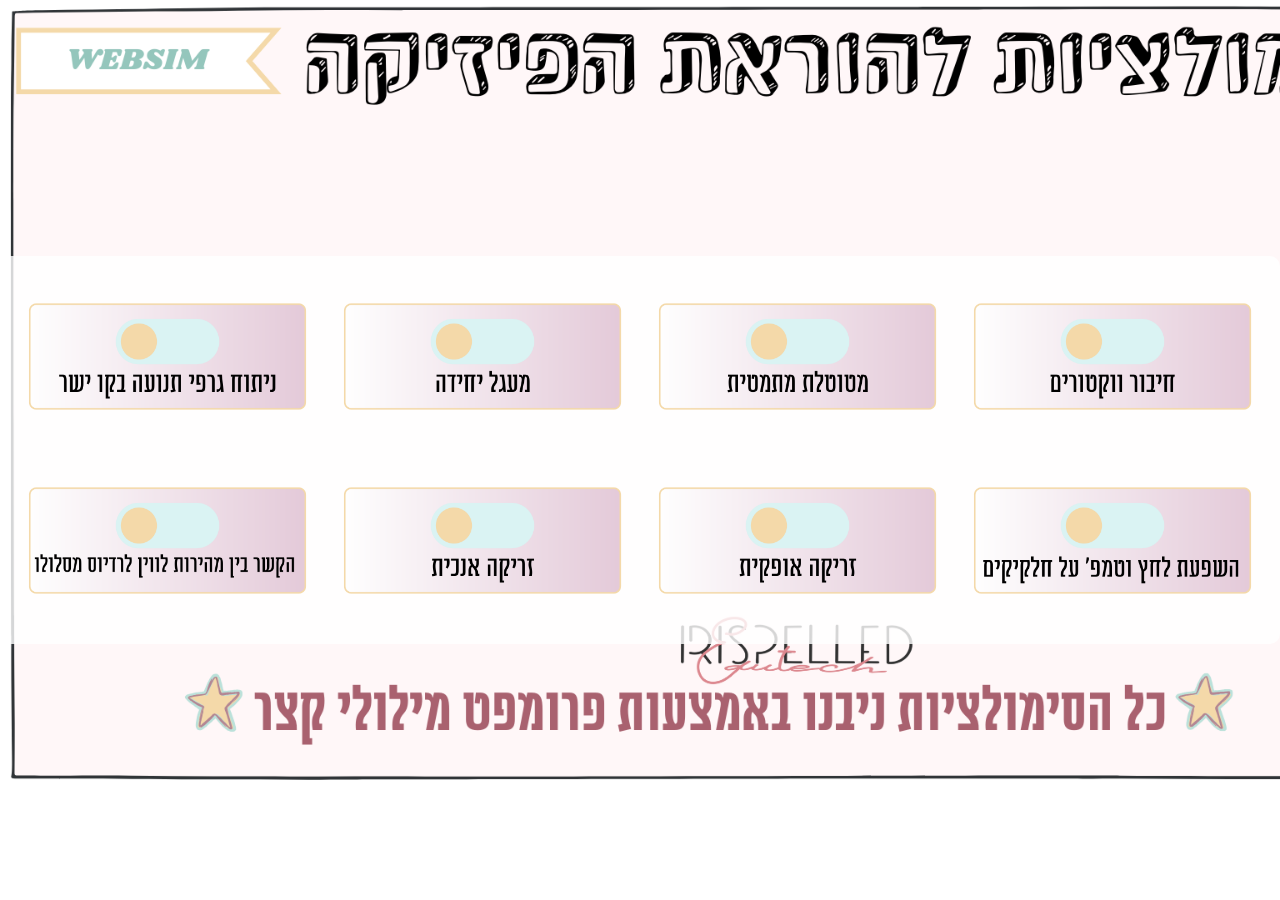
<file: index.html>
<!DOCTYPE html>
<html lang="he" dir="rtl">
<head>
    <meta charset="UTF-8">
    <meta name="viewport" content="width=device-width, initial-scale=1.0">
    <title>סימולציות להוראת הפיזיקה</title>
    <link rel="stylesheet" href="styles.css">
</head>
<body>
    <div class="button-container">
        <button class="sim-button" data-sim="1"><img src="button1.png" alt="סימולציה 1"></button>
        <button class="sim-button" data-sim="2"><img src="button2.png" alt="סימולציה 2"></button>
        <button class="sim-button" data-sim="3"><img src="button3.png" alt="סימולציה 3"></button>
        <button class="sim-button" data-sim="4"><img src="button4.png" alt="סימולציה 4"></button>
        <button class="sim-button" data-sim="5"><img src="button5.png" alt="סימולציה 5"></button>
        <button class="sim-button" data-sim="6"><img src="button6.png" alt="סימולציה 6"></button>
        <button class="sim-button" data-sim="7"><img src="button7.png" alt="סימולציה 7"></button>
        <button class="sim-button" data-sim="8"><img src="button8.png" alt="סימולציה 8"></button>
    </div>
    <script src="script.js"></script>
</body>
</html>
</file>
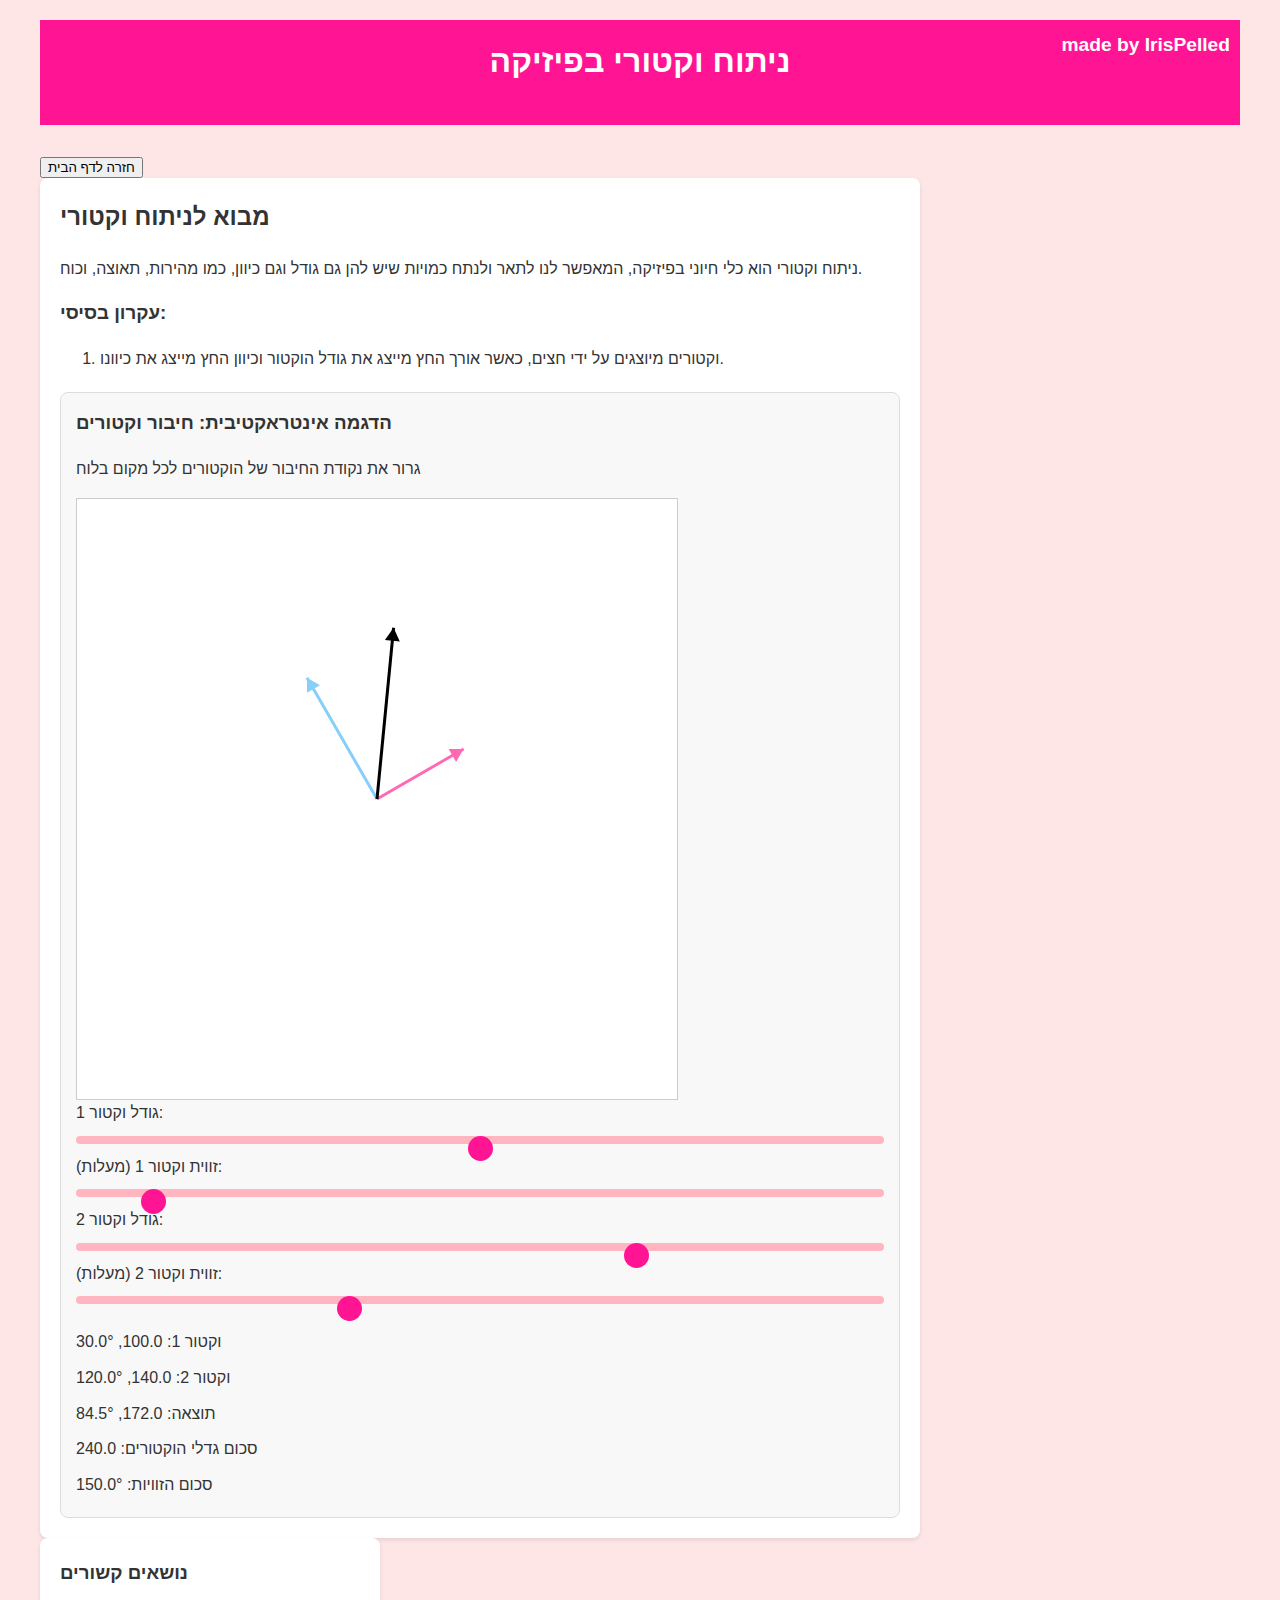
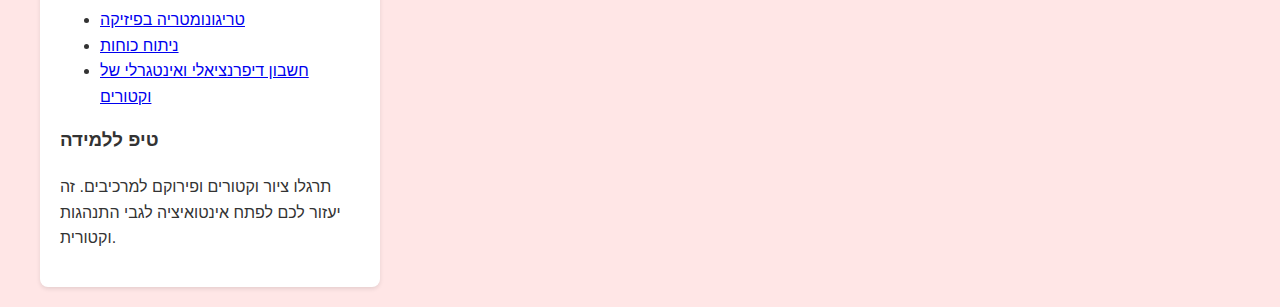
<file: simulation1.html>
<html><head><base href="https://physics-motion-study.edu/vector-analysis"><title>ניתוח וקטורי בפיזיקה - לומדים פיזיקה</title>
    <style>
        body {
            font-family: 'Arial', sans-serif;
            line-height: 1.6;
            color: #333;
            max-width: 1200px;
            margin: 0 auto;
            padding: 20px;
            background-color: #FFE6E6; /* Very light pink background */
        }
        header {
            background-color: #FF1493;
            color: white;
            text-align: center;
            padding: 1em;
            margin-bottom: 2em;
            position: relative;
        }
        .caption {
            position: absolute;
            top: 10px;
            right: 10px;
            font-weight: bold;
            font-size: 1.2em; /* Increased font size */
        }
        h1, h2, h3 {
            margin-top: 0;
        }
        .content {
            display: flex;
            flex-wrap: wrap;
            justify-content: space-between;
        }
        .main {
            flex-basis: 70%;
            background-color: #fff;
            padding: 20px;
            border-radius: 8px;
            box-shadow: 0 2px 4px rgba(0,0,0,0.1);
        }
        .sidebar {
            flex-basis: 25%;
            background-color: #fff;
            padding: 20px;
            border-radius: 8px;
            box-shadow: 0 2px 4px rgba(0,0,0,0.1);
        }
        .vector-demo {
            border: 1px solid #ddd;
            padding: 15px;
            margin-top: 20px;
            border-radius: 8px;
            background-color: #f8f8f8;
        }
        #vectorCanvas {
            border: 1px solid #ccc;
            background-color: #fff;
            cursor: move;
        }
        input[type="range"] {
            width: 100%;
            margin: 10px 0;
            -webkit-appearance: none;
            background: transparent;
        }
        input[type="range"]::-webkit-slider-thumb {
            -webkit-appearance: none;
            appearance: none;
            width: 25px;
            height: 25px;
            background: #FF1493; /* Hot pink color */
            cursor: pointer;
            border-radius: 50%;
        }
        input[type="range"]::-moz-range-thumb {
            width: 25px;
            height: 25px;
            background: #FF1493; /* Hot pink color */
            cursor: pointer;
            border-radius: 50%;
        }
        input[type="range"]::-webkit-slider-runnable-track {
            width: 100%;
            height: 8px;
            cursor: pointer;
            background: #FFB6C1; /* Light pink for the track */
            border-radius: 4px;
        }
        input[type="range"]::-moz-range-track {
            width: 100%;
            height: 8px;
            cursor: pointer;
            background: #FFB6C1; /* Light pink for the track */
            border-radius: 4px;
        }
        .vector-info {
            display: flex;
            flex-direction: column;
            margin-top: 10px;
        }
        .vector-info span {
            margin: 5px 0;
        }
    </style>
</head>
<body>
    <header> 
       
<h1>ניתוח וקטורי בפיזיקה</h1>

        <div class="caption">made by IrisPelled</div>
    </header>
<button class="home-button" onclick="window.location.href='index.html'">חזרה לדף הבית</button>
    <div class="content">
        <main class="main">
            <h2>מבוא לניתוח וקטורי</h2>
            <p>ניתוח וקטורי הוא כלי חיוני בפיזיקה, המאפשר לנו לתאר ולנתח כמויות שיש להן גם גודל וגם כיוון, כמו מהירות, תאוצה, וכוח.</p>
            
            <h3>עקרון בסיסי:</h3>
            <ol>
                <li>וקטורים מיוצגים על ידי חצים, כאשר אורך החץ מייצג את גודל הוקטור וכיוון החץ מייצג את כיוונו.</li>
            </ol>

            <div class="vector-demo">
                <h3>הדגמה אינטראקטיבית: חיבור וקטורים</h3>
                <p>גרור את נקודת החיבור של הוקטורים לכל מקום בלוח</p>
                <canvas id="vectorCanvas" width="600" height="600"></canvas>
                <div>
                    <label for="vector1Magnitude">גודל וקטור 1:</label>
                    <input type="range" id="vector1Magnitude" min="0" max="200" value="100">
                </div>
                <div>
                    <label for="vector1Angle">זווית וקטור 1 (מעלות):</label>
                    <input type="range" id="vector1Angle" min="0" max="360" value="30">
                </div>
                <div>
                    <label for="vector2Magnitude">גודל וקטור 2:</label>
                    <input type="range" id="vector2Magnitude" min="0" max="200" value="140">
                </div>
                <div>
                    <label for="vector2Angle">זווית וקטור 2 (מעלות):</label>
                    <input type="range" id="vector2Angle" min="0" max="360" value="120">
                </div>
                <div class="vector-info">
                    <span id="vector1Info"></span>
                    <span id="vector2Info"></span>
                    <span id="resultInfo"></span>
                    <span id="totalMagnitude"></span>
                    <span id="totalAngle"></span>
                </div>
            </div>
        </main>
        <aside class="sidebar">
            <h3>נושאים קשורים</h3>
            <ul>
                <li><a href="https://physics-motion-study.edu/trigonometry">טריגונומטריה בפיזיקה</a></li>
                <li><a href="https://physics-motion-study.edu/force-analysis">ניתוח כוחות</a></li>
                <li><a href="https://physics-motion-study.edu/vector-calculus">חשבון דיפרנציאלי ואינטגרלי של וקטורים</a></li>
            </ul>
            <h3>טיפ ללמידה</h3>
            <p>תרגלו ציור וקטורים ופירוקם למרכיבים. זה יעזור לכם לפתח אינטואיציה לגבי התנהגות וקטורית.</p>
        </aside>
    </div>

    <script>
        const canvas = document.getElementById('vectorCanvas');
        const ctx = canvas.getContext('2d');
        const scale = 1;
        
        let centerX = canvas.width / 2;
        let centerY = canvas.height / 2;
        let isDragging = false;

        function drawVector(x, y, magnitude, angle, color) {
            const scaledMagnitude = magnitude * scale;
            const endX = x + scaledMagnitude * Math.cos(angle);
            const endY = y - scaledMagnitude * Math.sin(angle);
            
            ctx.beginPath();
            ctx.moveTo(x, y);
            ctx.lineTo(endX, endY);
            ctx.strokeStyle = color;
            ctx.lineWidth = 3;
            ctx.stroke();
            
            const headLen = 15;
            const angle1 = angle - Math.PI / 6;
            const angle2 = angle + Math.PI / 6;
            
            ctx.beginPath();
            ctx.moveTo(endX, endY);
            ctx.lineTo(endX - headLen * Math.cos(angle1), endY + headLen * Math.sin(angle1));
            ctx.lineTo(endX - headLen * Math.cos(angle2), endY + headLen * Math.sin(angle2));
            ctx.closePath();
            ctx.fillStyle = color;
            ctx.fill();
        }
        
        function updateVectors() {
            ctx.clearRect(0, 0, canvas.width, canvas.height);
            
            const mag1 = parseFloat(document.getElementById('vector1Magnitude').value);
            const angle1 = parseFloat(document.getElementById('vector1Angle').value) * Math.PI / 180;
            const mag2 = parseFloat(document.getElementById('vector2Magnitude').value);
            const angle2 = parseFloat(document.getElementById('vector2Angle').value) * Math.PI / 180;
            
            drawVector(centerX, centerY, mag1, angle1, '#FF69B4');  // Pink
            drawVector(centerX, centerY, mag2, angle2, '#87CEFA');  // Light Blue
            
            const resultX = mag1 * Math.cos(angle1) + mag2 * Math.cos(angle2);
            const resultY = mag1 * Math.sin(angle1) + mag2 * Math.sin(angle2);
            const resultMag = Math.sqrt(resultX * resultX + resultY * resultY);
            const resultAngle = Math.atan2(resultY, resultX);
            
            drawVector(centerX, centerY, resultMag, resultAngle, '#000000');  // Black
            
            document.getElementById('vector1Info').textContent = `וקטור 1: ${mag1.toFixed(1)}, ${(angle1 * 180 / Math.PI).toFixed(1)}°`;
            document.getElementById('vector2Info').textContent = `וקטור 2: ${mag2.toFixed(1)}, ${(angle2 * 180 / Math.PI).toFixed(1)}°`;
            document.getElementById('resultInfo').textContent = `תוצאה: ${resultMag.toFixed(1)}, ${(resultAngle * 180 / Math.PI).toFixed(1)}°`;
            
            const totalMagnitude = mag1 + mag2;
            const totalAngle = (angle1 * 180 / Math.PI) + (angle2 * 180 / Math.PI);
            
            document.getElementById('totalMagnitude').textContent = `סכום גדלי הוקטורים: ${totalMagnitude.toFixed(1)}`;
            document.getElementById('totalAngle').textContent = `סכום הזוויות: ${totalAngle.toFixed(1)}°`;
        }
        
        canvas.addEventListener('mousedown', function(e) {
            isDragging = true;
            updateDragPosition(e);
        });

        canvas.addEventListener('mousemove', function(e) {
            if (isDragging) {
                updateDragPosition(e);
            }
        });

        canvas.addEventListener('mouseup', function() {
            isDragging = false;
        });

        canvas.addEventListener('mouseleave', function() {
            isDragging = false;
        });

        function updateDragPosition(e) {
            const rect = canvas.getBoundingClientRect();
            centerX = e.clientX - rect.left;
            centerY = e.clientY - rect.top;
            updateVectors();
        }
        
        document.getElementById('vector1Magnitude').addEventListener('input', updateVectors);
        document.getElementById('vector1Angle').addEventListener('input', updateVectors);
        document.getElementById('vector2Magnitude').addEventListener('input', updateVectors);
        document.getElementById('vector2Angle').addEventListener('input', updateVectors);
        
        updateVectors();
    </script>
</body></html>
</file>
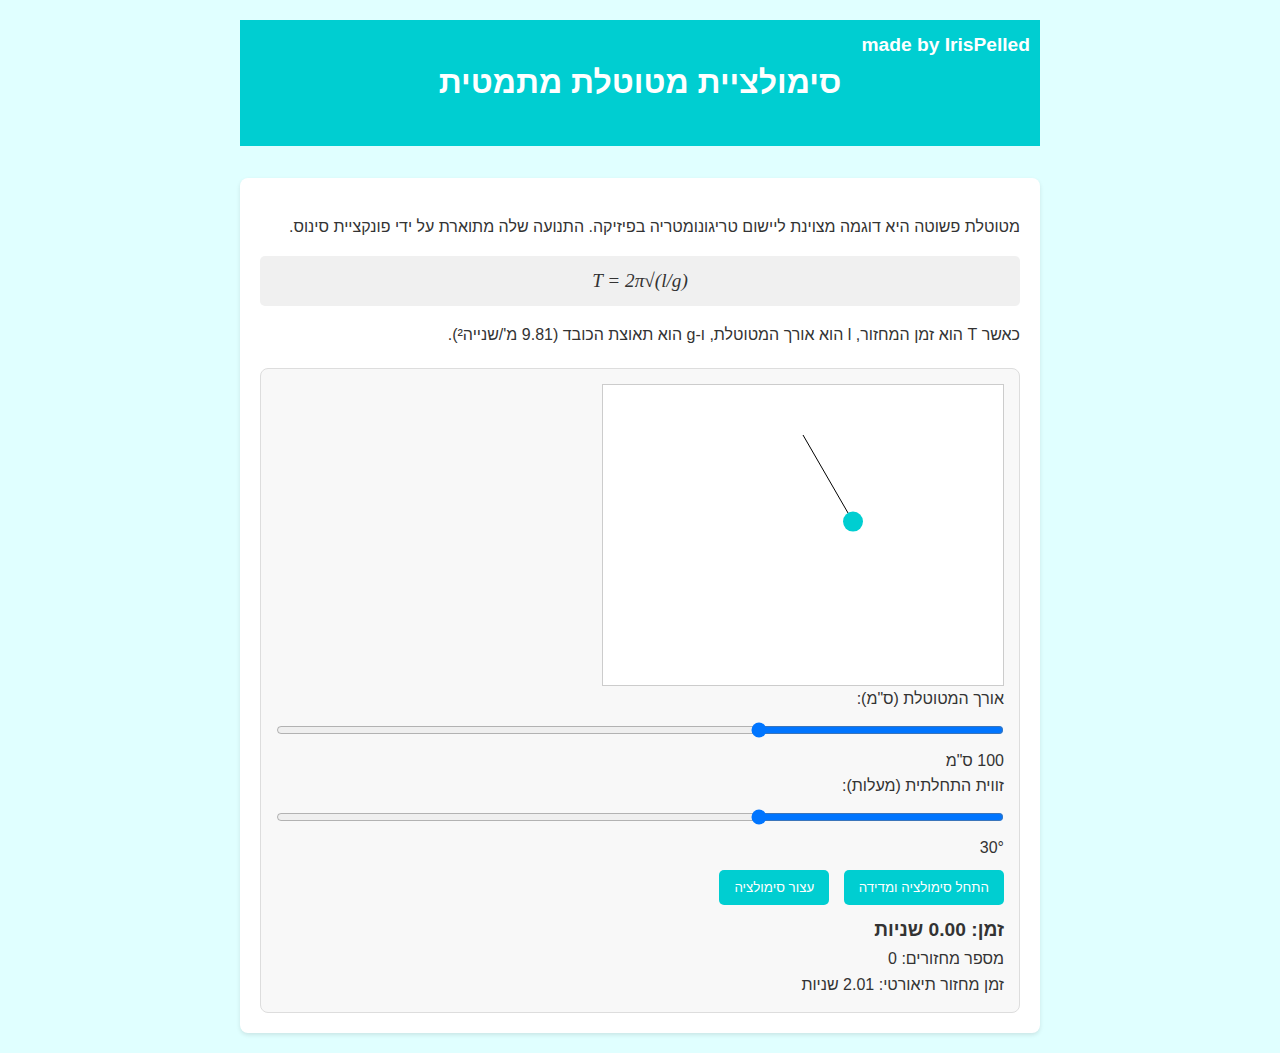
<file: simulation2.html>
<html><head><base href="https://physics-motion-study.edu/trigonometry"><title>סימולציית מטוטלת מתמטית</title>
    <style>
        body {
            font-family: 'Arial', sans-serif;
            line-height: 1.6;
            color: #333;
            max-width: 800px;
            margin: 0 auto;
            padding: 20px;
            background-color: #E0FFFF;
            direction: rtl;
        }
        header {
            background-color: #00CED1;
            color: white;
            text-align: center;
            padding: 1em;
            margin-bottom: 2em;
            position: relative;
        }
        .caption {
            position: absolute;
            top: 10px;
            right: 10px;
            font-weight: bold;
            font-size: 1.2em;
            direction: ltr;
        }
        .content {
            background-color: #fff;
            padding: 20px;
            border-radius: 8px;
            box-shadow: 0 2px 4px rgba(0,0,0,0.1);
        }
        .interactive-example {
            border: 1px solid #ddd;
            padding: 15px;
            margin-top: 20px;
            border-radius: 8px;
            background-color: #f8f8f8;
        }
        #pendulumCanvas {
            border: 1px solid #ccc;
            background-color: #fff;
        }
        .formula {
            font-family: 'Times New Roman', serif;
            font-style: italic;
            font-size: 1.2em;
            margin: 10px 0;
            text-align: center;
            background-color: #f0f0f0;
            padding: 10px;
            border-radius: 5px;
        }
        input[type="range"] {
            width: 100%;
            margin: 10px 0;
        }
        button {
            background-color: #00CED1;
            color: white;
            border: none;
            padding: 10px 15px;
            border-radius: 5px;
            cursor: pointer;
            margin-top: 10px;
            margin-left: 10px;
        }
        button:hover {
            background-color: #00A0A0;
        }
        #timerDisplay, #cycleTimeDisplay, #theoreticalTimeDisplay {
            font-size: 1.2em;
            margin-top: 10px;
            font-weight: bold;
        }
    </style>
</head>
<body>
    <header>
        <h1>סימולציית מטוטלת מתמטית</h1>
        <div class="caption">made by IrisPelled</div>
    </header>
    <div class="content">
        <p>מטוטלת פשוטה היא דוגמה מצוינת ליישום טריגונומטריה בפיזיקה. התנועה שלה מתוארת על ידי פונקציית סינוס.</p>
        <div class="formula">
            T = 2π√(l/g)
        </div>
        <p>כאשר T הוא זמן המחזור, l הוא אורך המטוטלת, ו-g הוא תאוצת הכובד (9.81 מ'/שנייה²).</p>
        <div class="interactive-example">
            <canvas id="pendulumCanvas" width="400" height="300"></canvas>
            <div>
                <label for="pendulumLength">אורך המטוטלת (ס"מ):</label>
                <input type="range" id="pendulumLength" min="50" max="200" value="100">
                <span id="lengthDisplay">100 ס"מ</span>
            </div>
            <div>
                <label for="initialAngle">זווית התחלתית (מעלות):</label>
                <input type="range" id="initialAngle" min="0" max="90" value="30">
                <span id="angleDisplay">30°</span>
            </div>
            <button id="startButton">התחל סימולציה ומדידה</button>
            <button id="stopButton">עצור סימולציה</button>
            <div id="timerDisplay">זמן: 0.00 שניות</div>
            <div id="cycleCountDisplay">מספר מחזורים: 0</div>
            <div id="theoreticalPeriodDisplay">זמן מחזור תיאורטי: 0.00 שניות</div>
        </div>
    </div>

    <script>
        const pendulumCanvas = document.getElementById('pendulumCanvas');
        const pendulumCtx = pendulumCanvas.getContext('2d');
        let pendulumLength = 100;
        let initialAngle = 30 * Math.PI / 180;
        let time = 0;
        let isRunning = false;
        let startTime;
        let cycleCount = 0;
        let lastDirection = 1;

        function drawPendulum() {
            pendulumCtx.clearRect(0, 0, pendulumCanvas.width, pendulumCanvas.height);
            
            const pivotX = pendulumCanvas.width / 2;
            const pivotY = 50;
            
            const g = 9.81;  // תאוצת הכובד במטרים לשנייה בריבוע
            const l = pendulumLength / 100;  // המרה לסנטימטרים
            const frequency = Math.sqrt(g / l);
            
            let angle;
            if (isRunning) {
                angle = initialAngle * Math.cos(frequency * time);
            } else {
                angle = initialAngle;
            }
            
            const bobX = pivotX + pendulumLength * Math.sin(angle);
            const bobY = pivotY + pendulumLength * Math.cos(angle);
            
            // ציור המוט
            pendulumCtx.beginPath();
            pendulumCtx.moveTo(pivotX, pivotY);
            pendulumCtx.lineTo(bobX, bobY);
            pendulumCtx.strokeStyle = '#000';
            pendulumCtx.stroke();
            
            // ציור המשקולת
            pendulumCtx.beginPath();
            pendulumCtx.arc(bobX, bobY, 10, 0, 2 * Math.PI);
            pendulumCtx.fillStyle = '#00CED1';
            pendulumCtx.fill();
            
            if (isRunning) {
                time += 0.016;  // בהנחה של 60 פריימים לשנייה
                
                const elapsedTime = (Date.now() - startTime) / 1000;
                document.getElementById('timerDisplay').textContent = `זמן: ${elapsedTime.toFixed(2)} שניות`;
                
                // ספירת מחזורים
                const currentDirection = Math.sign(Math.cos(frequency * time));
                if (currentDirection !== lastDirection && currentDirection === 1) {
                    cycleCount++;
                    document.getElementById('cycleCountDisplay').textContent = `מספר מחזורים: ${cycleCount}`;
                }
                lastDirection = currentDirection;
            }
            
            requestAnimationFrame(drawPendulum);
        }

        function updateTheoreticalPeriod() {
            const g = 9.81;
            const l = pendulumLength / 100;
            const theoreticalPeriod = 2 * Math.PI * Math.sqrt(l / g);
            document.getElementById('theoreticalPeriodDisplay').textContent = `זמן מחזור תיאורטי: ${theoreticalPeriod.toFixed(2)} שניות`;
        }

        document.getElementById('pendulumLength').addEventListener('input', function(e) {
            pendulumLength = parseInt(e.target.value);
            document.getElementById('lengthDisplay').textContent = pendulumLength + ' ס"מ';
            updateTheoreticalPeriod();
        });

        document.getElementById('initialAngle').addEventListener('input', function(e) {
            initialAngle = parseInt(e.target.value) * Math.PI / 180;
            document.getElementById('angleDisplay').textContent = e.target.value + '°';
        });

        document.getElementById('startButton').addEventListener('click', function() {
            isRunning = true;
            time = 0;
            cycleCount = 0;
            lastDirection = 1;
            startTime = Date.now();
            this.textContent = 'אפס והתחל מדידה חדשה';
        });

        document.getElementById('stopButton').addEventListener('click', function() {
            isRunning = false;
            document.getElementById('startButton').textContent = 'התחל סימולציה ומדידה';
        });

        drawPendulum();
        updateTheoreticalPeriod();
    </script>
</body></html>
</file>
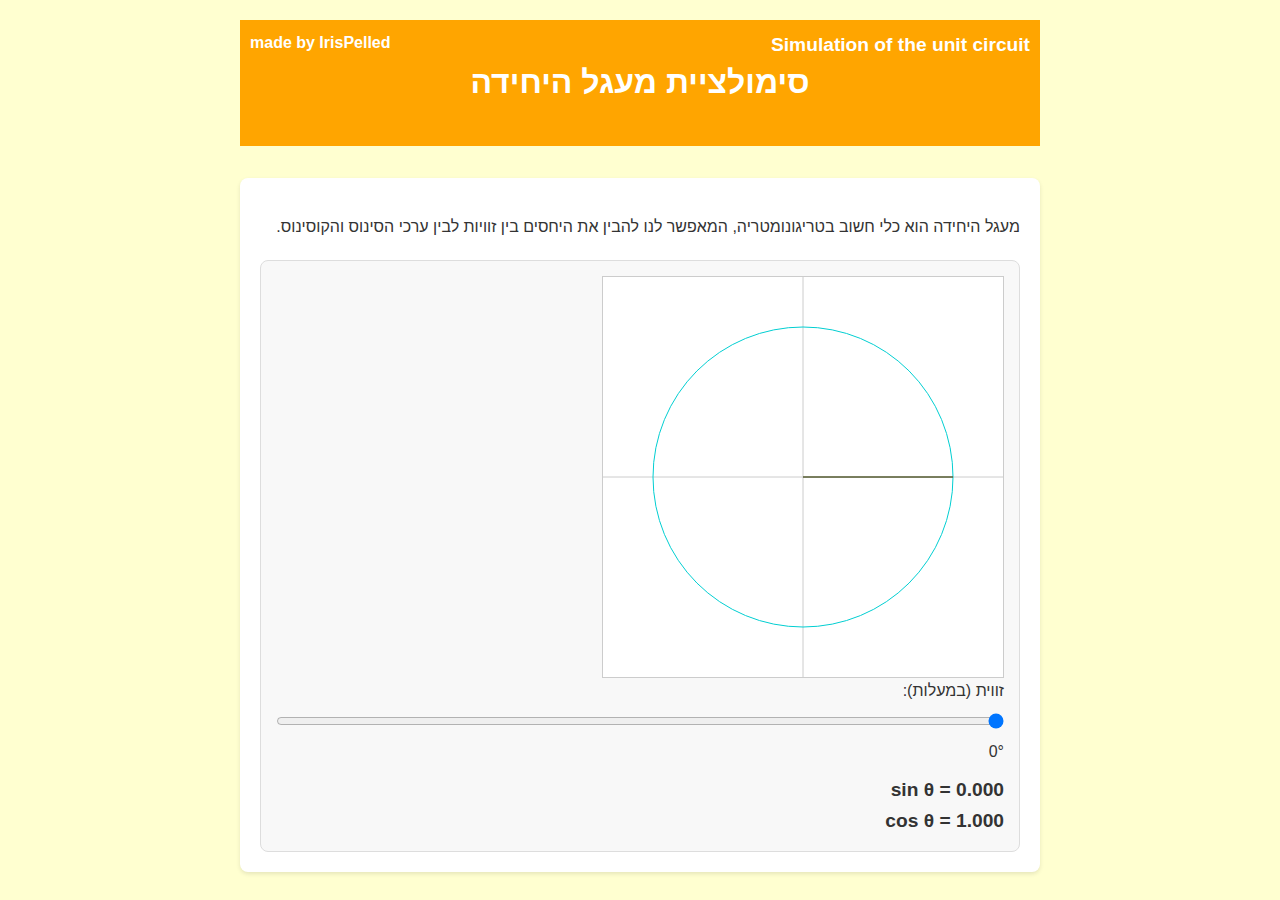
<file: simulation3.html>
<html><head><base href="https://physics-motion-study.edu/trigonometry"><title>סימולציית מעגל היחידה</title>
    <style>
        body {
            font-family: 'Arial', sans-serif;
            line-height: 1.6;
            color: #333;
            max-width: 800px;
            margin: 0 auto;
            padding: 20px;
            background-color: #FFFFD0; /* Very light yellow */
            direction: rtl;
        }
        header {
            background-color: #FFA500; /* Golden orange */
            color: white;
            text-align: center;
            padding: 1em;
            margin-bottom: 2em;
            position: relative;
        }
        .caption {
            position: absolute;
            top: 10px;
            right: 10px;
            font-weight: bold;
            font-size: 1.2em;
            direction: ltr;
        }
        .made-by {
            position: absolute;
            top: 10px;
            left: 10px;
            font-weight: bold;
            font-size: 1em;
            direction: ltr;
        }
        .content {
            background-color: #fff;
            padding: 20px;
            border-radius: 8px;
            box-shadow: 0 2px 4px rgba(0,0,0,0.1);
        }
        .interactive-example {
            border: 1px solid #ddd;
            padding: 15px;
            margin-top: 20px;
            border-radius: 8px;
            background-color: #f8f8f8;
        }
        #unitCircleCanvas {
            border: 1px solid #ccc;
            background-color: #fff;
        }
        .formula {
            font-family: 'Times New Roman', serif;
            font-style: italic;
            font-size: 1.2em;
            margin: 10px 0;
            text-align: center;
            background-color: #f0f0f0;
            padding: 10px;
            border-radius: 5px;
        }
        #angleInput {
            width: 100%;
            margin: 10px 0;
        }
        #trigValues {
            font-size: 1.2em;
            margin-top: 10px;
            font-weight: bold;
        }
    </style>
</head>
<body>
    <header>
        <h1>סימולציית מעגל היחידה</h1>
        <div class="caption">Simulation of the unit circuit</div>
        <div class="made-by">made by IrisPelled</div>
    </header>
    <div class="content">
        <p>מעגל היחידה הוא כלי חשוב בטריגונומטריה, המאפשר לנו להבין את היחסים בין זוויות לבין ערכי הסינוס והקוסינוס.</p>
        <div class="interactive-example">
            <canvas id="unitCircleCanvas" width="400" height="400"></canvas>
            <div>
                <label for="angleInput">זווית (במעלות):</label>
                <input type="range" id="angleInput" min="0" max="360" value="0">
                <span id="angleDisplay">0°</span>
            </div>
            <div id="trigValues"></div>
        </div>
    </div>

    <script>
        const canvas = document.getElementById('unitCircleCanvas');
        const ctx = canvas.getContext('2d');
        const centerX = canvas.width / 2;
        const centerY = canvas.height / 2;
        const radius = 150;

        function drawUnitCircle(angle) {
            ctx.clearRect(0, 0, canvas.width, canvas.height);
            
            // Draw coordinate axes
            ctx.beginPath();
            ctx.moveTo(0, centerY);
            ctx.lineTo(canvas.width, centerY);
            ctx.moveTo(centerX, 0);
            ctx.lineTo(centerX, canvas.height);
            ctx.strokeStyle = '#ccc';
            ctx.stroke();

            // Draw unit circle
            ctx.beginPath();
            ctx.arc(centerX, centerY, radius, 0, 2 * Math.PI);
            ctx.strokeStyle = '#00CED1';
            ctx.stroke();

            // Convert angle to radians
            const radians = angle * Math.PI / 180;

            // Calculate point on circle
            const x = centerX + radius * Math.cos(radians);
            const y = centerY - radius * Math.sin(radians);

            // Draw angle
            ctx.beginPath();
            ctx.moveTo(centerX, centerY);
            ctx.lineTo(x, y);
            ctx.strokeStyle = '#FF1493';
            ctx.stroke();

            // Draw sin and cos lines
            ctx.beginPath();
            ctx.moveTo(centerX, centerY);
            ctx.lineTo(x, centerY);
            ctx.strokeStyle = 'green';
            ctx.stroke();

            ctx.beginPath();
            ctx.moveTo(x, centerY);
            ctx.lineTo(x, y);
            ctx.strokeStyle = 'red';
            ctx.stroke();

            // Calculate and display trig values
            const sin = Math.sin(radians);
            const cos = Math.cos(radians);
            document.getElementById('trigValues').innerHTML = `
                sin θ = ${sin.toFixed(3)}<br>
                cos θ = ${cos.toFixed(3)}
            `;
        }

        const angleInput = document.getElementById('angleInput');
        const angleDisplay = document.getElementById('angleDisplay');

        angleInput.addEventListener('input', function() {
            const angle = parseInt(this.value);
            angleDisplay.textContent = angle + '°';
            drawUnitCircle(angle);
        });

        // Initial draw
        drawUnitCircle(0);
    </script>
</body></html>
</file>
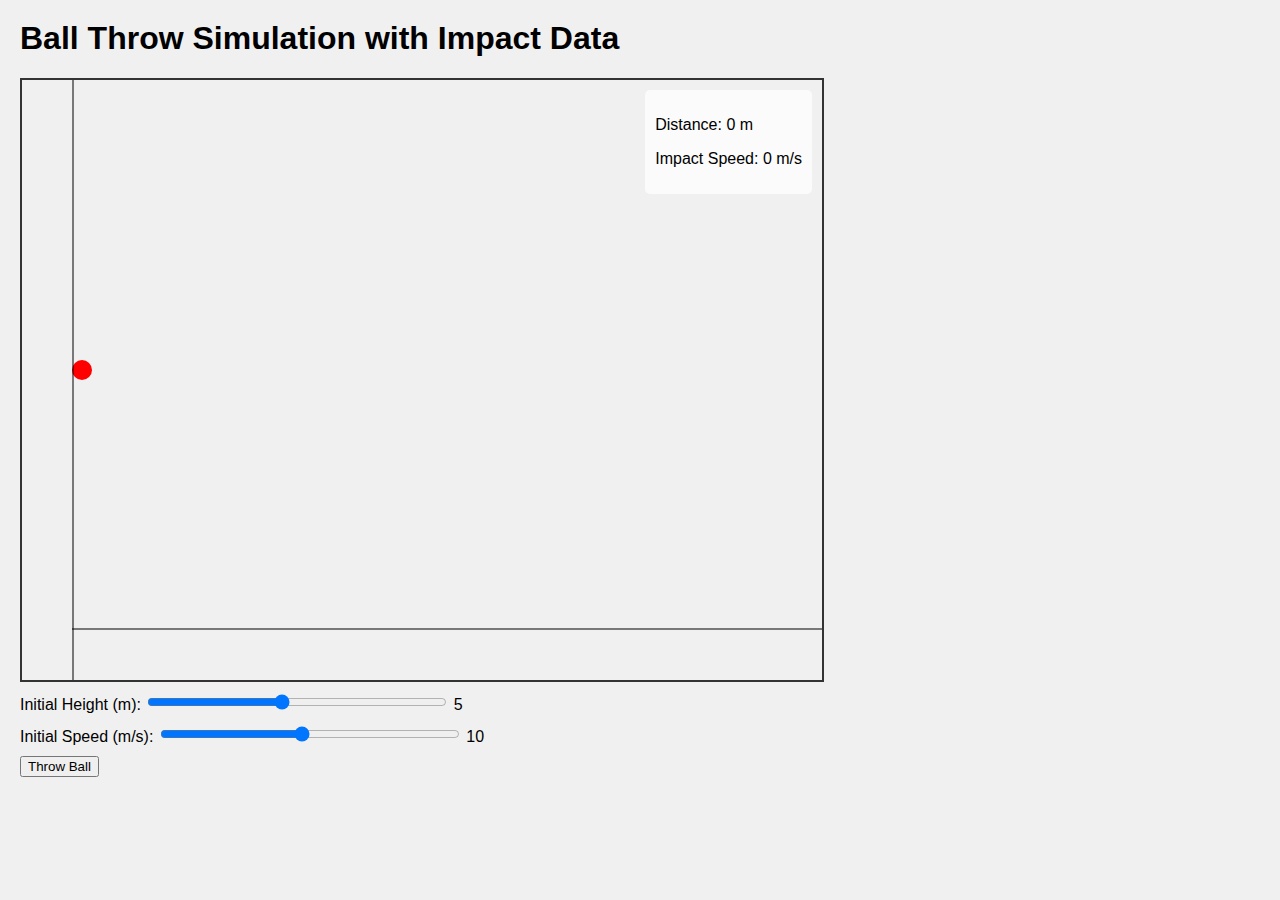
<file: simulation6.html>
<html><head><base href="https://websim.ai/ball-throw-simulation" />
<title>Ball Throw Simulation with Impact Data</title>
<style>
body {
  font-family: Arial, sans-serif;
  margin: 0;
  padding: 20px;
  background-color: #f0f0f0;
}
.simulation-container {
  width: 800px;
  height: 600px;
  position: relative;
  background-image: url('https://websim.ai/images/sky-earth-background.jpg');
  background-size: cover;
  border: 2px solid #333;
  overflow: hidden;
}
#ball {
  width: 20px;
  height: 20px;
  background-color: red;
  border-radius: 50%;
  position: absolute;
}
.axis {
  position: absolute;
  background-color: rgba(0, 0, 0, 0.5);
}
#vertical-axis {
  width: 2px;
  height: 100%;
  left: 50px;
}
#horizontal-axis {
  width: calc(100% - 50px);
  height: 2px;
  bottom: 50px;
  right: 0;
}
.control {
  margin: 10px 0;
}
input[type="range"] {
  width: 300px;
}
#impact-data {
  position: absolute;
  top: 10px;
  right: 10px;
  background-color: rgba(255, 255, 255, 0.7);
  padding: 10px;
  border-radius: 5px;
}
</style>
</head>
<body>
<h1>Ball Throw Simulation with Impact Data</h1>
<div class="simulation-container">
  <div id="ball"></div>
  <div id="vertical-axis" class="axis"></div>
  <div id="horizontal-axis" class="axis"></div>
  <div id="impact-data">
    <p>Distance: <span id="distance">0</span> m</p>
    <p>Impact Speed: <span id="impact-speed">0</span> m/s</p>
  </div>
</div>
<div class="controls">
  <div class="control">
    <label for="height">Initial Height (m): </label>
    <input type="range" id="height" min="1" max="10" value="5" step="0.1">
    <span id="height-value">5</span>
  </div>
  <div class="control">
    <label for="speed">Initial Speed (m/s): </label>
    <input type="range" id="speed" min="1" max="20" value="10" step="0.1">
    <span id="speed-value">10</span>
  </div>
  <button id="throw-button">Throw Ball</button>
</div>

<script>
const ball = document.getElementById('ball');
const heightSlider = document.getElementById('height');
const speedSlider = document.getElementById('speed');
const heightValue = document.getElementById('height-value');
const speedValue = document.getElementById('speed-value');
const throwButton = document.getElementById('throw-button');
const distanceSpan = document.getElementById('distance');
const impactSpeedSpan = document.getElementById('impact-speed');

const g = 9.81; // Acceleration due to gravity (m/s^2)
const pixelsPerMeter = 50; // Scale factor

let animationId;

function updateSliderValues() {
  heightValue.textContent = heightSlider.value;
  speedValue.textContent = speedSlider.value;
}

function resetBall() {
  const height = parseFloat(heightSlider.value);
  ball.style.bottom = `${height * pixelsPerMeter + 50}px`;
  ball.style.left = '50px';
  distanceSpan.textContent = '0';
  impactSpeedSpan.textContent = '0';
}

function throwBall() {
  cancelAnimationFrame(animationId);
  
  const initialHeight = parseFloat(heightSlider.value);
  const initialSpeed = parseFloat(speedSlider.value);
  const initialY = initialHeight * pixelsPerMeter + 50;
  let t = 0;
  
  function animate() {
    t += 0.016; // Approximately 60 FPS
    
    const x = initialSpeed * t * pixelsPerMeter + 50;
    const y = initialY - (0.5 * g * t * t * pixelsPerMeter);
    
    ball.style.left = `${x}px`;
    ball.style.bottom = `${y}px`;
    
    if (y > 50) {
      animationId = requestAnimationFrame(animate);
    } else {
      // Ball has hit the ground
      const distance = initialSpeed * Math.sqrt(2 * initialHeight / g);
      const impactSpeed = Math.sqrt(initialSpeed * initialSpeed + 2 * g * initialHeight);
      
      distanceSpan.textContent = distance.toFixed(2);
      impactSpeedSpan.textContent = impactSpeed.toFixed(2);
    }
  }
  
  animate();
}

heightSlider.addEventListener('input', updateSliderValues);
speedSlider.addEventListener('input', updateSliderValues);
throwButton.addEventListener('click', throwBall);

updateSliderValues();
resetBall();
</script>
</body></html>
</file>
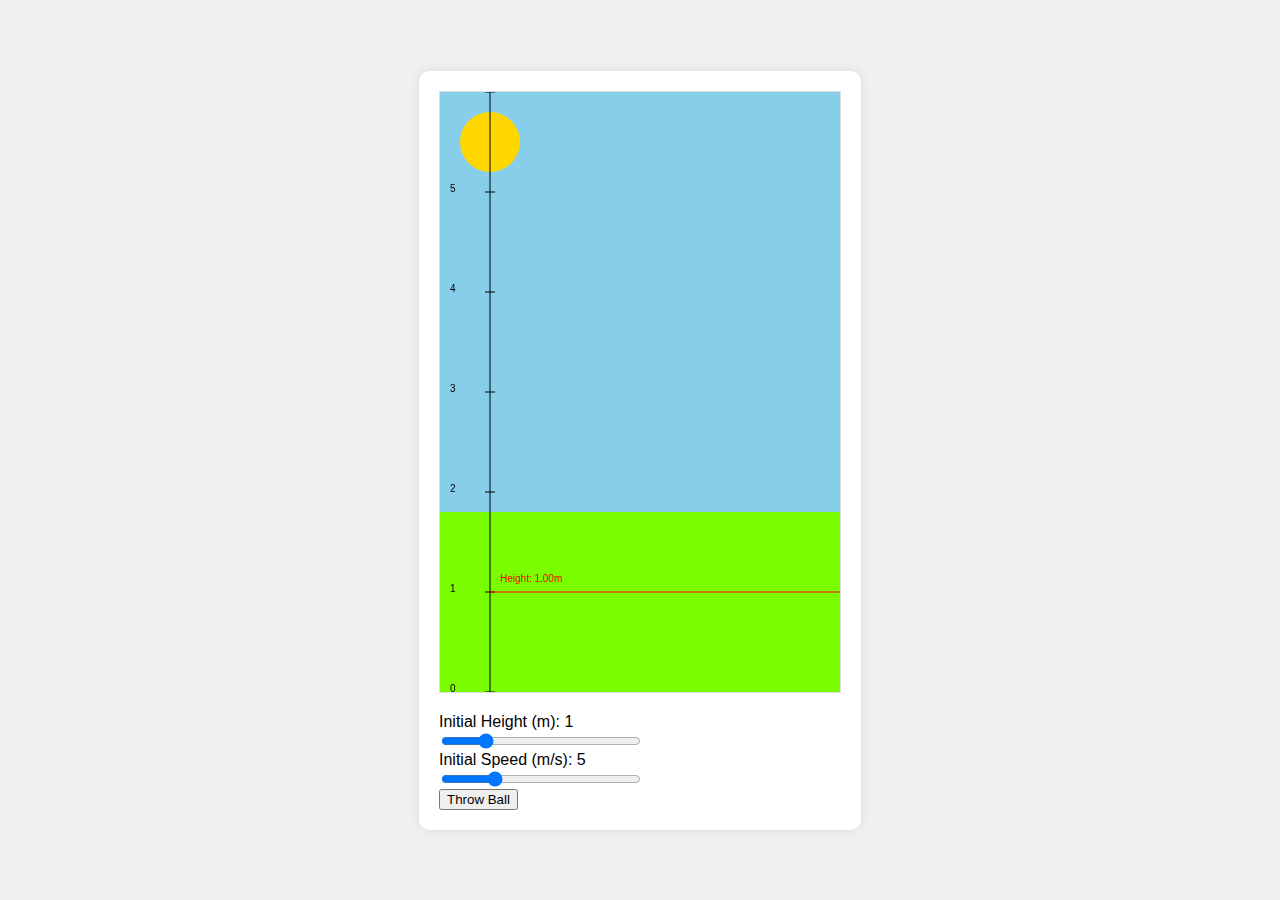
<file: simulation7.html>
<html><head><base href="https://websim.ai" />
<title>Ball Throw Simulator with Background</title>
<style>
  body {
    font-family: Arial, sans-serif;
    display: flex;
    justify-content: center;
    align-items: center;
    height: 100vh;
    margin: 0;
    background-color: #f0f0f0;
  }
  .simulator {
    background-color: white;
    padding: 20px;
    border-radius: 10px;
    box-shadow: 0 0 10px rgba(0,0,0,0.1);
  }
  canvas {
    border: 1px solid #ddd;
  }
  .controls {
    margin-top: 20px;
  }
  input[type="range"] {
    width: 200px;
  }
</style>
</head>
<body>
<div class="simulator">
  <canvas id="canvas" width="400" height="600"></canvas>
  <div class="controls">
    <label for="height">Initial Height (m): <span id="heightValue">1</span></label><br>
    <input type="range" id="height" min="0" max="5" step="0.1" value="1"><br>
    <label for="speed">Initial Speed (m/s): <span id="speedValue">5</span></label><br>
    <input type="range" id="speed" min="0" max="20" step="0.1" value="5"><br>
    <button id="throw">Throw Ball</button>
  </div>
</div>

<script>
const canvas = document.getElementById('canvas');
const ctx = canvas.getContext('2d');
const heightSlider = document.getElementById('height');
const speedSlider = document.getElementById('speed');
const heightValue = document.getElementById('heightValue');
const speedValue = document.getElementById('speedValue');
const throwButton = document.getElementById('throw');

const g = 9.81; // Acceleration due to gravity (m/s^2)
const pixelsPerMeter = 100; // Scale factor

let girlImage = new Image();
girlImage.src = '[data-uri]';

let ballY, ballSpeed, maxHeight, time;
let initialHeight, initialSpeed, animationId;
let measureBarHeight;
let maxHeightReached = 0;

function drawBackground() {
  // Sky
  ctx.fillStyle = '#87CEEB';
  ctx.fillRect(0, 0, canvas.width, canvas.height * 0.7);
  
  // Sun
  ctx.fillStyle = '#FFD700';
  ctx.beginPath();
  ctx.arc(50, 50, 30, 0, Math.PI * 2);
  ctx.fill();
  
  // Grass
  ctx.fillStyle = '#7CFC00';
  ctx.fillRect(0, canvas.height * 0.7, canvas.width, canvas.height * 0.3);
}

function drawScene() {
  ctx.clearRect(0, 0, canvas.width, canvas.height);
  
  drawBackground();
  
  // Draw ruler
  ctx.beginPath();
  ctx.moveTo(50, 0);
  ctx.lineTo(50, canvas.height);
  ctx.strokeStyle = 'black';
  ctx.stroke();
  
  for (let i = 0; i <= canvas.height; i += pixelsPerMeter) {
    ctx.beginPath();
    ctx.moveTo(45, i);
    ctx.lineTo(55, i);
    ctx.stroke();
    ctx.fillStyle = 'black';
    ctx.fillText((canvas.height - i) / pixelsPerMeter, 10, i);
  }
  
  // Draw girl
  ctx.drawImage(girlImage, canvas.width - 70, canvas.height - 120, 50, 100);
  
  // Draw ball
  if (ballY !== undefined) {
    ctx.beginPath();
    ctx.arc(canvas.width - 45, canvas.height - ballY, 10, 0, Math.PI * 2);
    ctx.fillStyle = 'red';
    ctx.fill();
  }
  
  // Draw measure bar
  if (measureBarHeight !== undefined) {
    ctx.beginPath();
    ctx.moveTo(50, canvas.height - measureBarHeight);
    ctx.lineTo(canvas.width, canvas.height - measureBarHeight);
    ctx.strokeStyle = 'red';
    ctx.stroke();
    ctx.fillStyle = 'red';
    ctx.fillText(`Height: ${(measureBarHeight / pixelsPerMeter).toFixed(2)}m`, 60, canvas.height - measureBarHeight - 10);
  }
  
  // Draw max height line
  if (maxHeightReached > 0) {
    ctx.beginPath();
    ctx.moveTo(50, canvas.height - maxHeightReached);
    ctx.lineTo(canvas.width, canvas.height - maxHeightReached);
    ctx.strokeStyle = 'blue';
    ctx.stroke();
    ctx.fillStyle = 'blue';
    ctx.fillText(`Max Height: ${(maxHeightReached / pixelsPerMeter).toFixed(2)}m`, 60, canvas.height - maxHeightReached - 25);
  }
}

function updateBall() {
  time += 1/60;
  ballY = initialHeight * pixelsPerMeter + initialSpeed * time * pixelsPerMeter - 0.5 * g * time * time * pixelsPerMeter;
  
  if (ballY > maxHeight) {
    maxHeight = ballY;
    measureBarHeight = maxHeight;
    maxHeightReached = maxHeight;
  }
  
  if (ballY <= 0) {
    ballY = 0;
    measureBarHeight = 0;
    cancelAnimationFrame(animationId);
  } else {
    animationId = requestAnimationFrame(updateBall);
  }
  
  drawScene();
}

throwButton.addEventListener('click', () => {
  initialHeight = parseFloat(heightSlider.value);
  initialSpeed = parseFloat(speedSlider.value);
  ballY = initialHeight * pixelsPerMeter;
  maxHeight = ballY;
  measureBarHeight = ballY;
  maxHeightReached = 0;
  time = 0;
  if (animationId) cancelAnimationFrame(animationId);
  updateBall();
});

heightSlider.addEventListener('input', () => {
  heightValue.textContent = heightSlider.value;
  initialHeight = parseFloat(heightSlider.value);
  measureBarHeight = initialHeight * pixelsPerMeter;
  maxHeightReached = 0;
  drawScene();
});

speedSlider.addEventListener('input', () => {
  speedValue.textContent = speedSlider.value;
});

// Initial setup
initialHeight = parseFloat(heightSlider.value);
measureBarHeight = initialHeight * pixelsPerMeter;
drawScene();
</script>
</body></html>
</file>
<file: styles.css>
body {
    background-image: url('background.png');
    background-size: cover;
    background-repeat: no-repeat;
    background-attachment: fixed;
    margin: 0;
    padding: 0;
    height: 100vh;
    display: flex;
    justify-content: center;
    align-items: center;
    font-family: Arial, sans-serif;
}

.button-container {
    display: grid;
    grid-template-columns: repeat(4, 1fr);
    gap: 20px;
    padding: 20px;
    background-color: rgba(255, 255, 255, 0.8);
    border-radius: 10px;
}

.sim-button {
    background: none;
    border: none;
    cursor: pointer;
    transition: transform 0.3s ease;
}

.sim-button:hover {
    transform: scale(1.1);
}

.sim-button img {
    width: 100%;
    height: auto;
   
 border-radius: 10px;
.home-button {
    position: fixed;
    top: 20px;
    left: 20px;
    background-color: #FF1493;
    color: white;
    border: none;
    padding: 10px 20px;
    text-align: center;
    text-decoration: none;
    display: inline-block;
    font-size: 16px;
    border-radius: 5px;
    cursor: pointer;
.
home-button {
    position: fixed;
    top: 20px;
    left: 20px;
    background-color: #FF1493;
    color: white;
    border: none;
    padding: 10px 20px;
    text-align: center;
    text-decoration: none;
    display: inline-block;
    font-size: 16px;
    border-radius: 5px;
    cursor: pointer;
}
</file>
